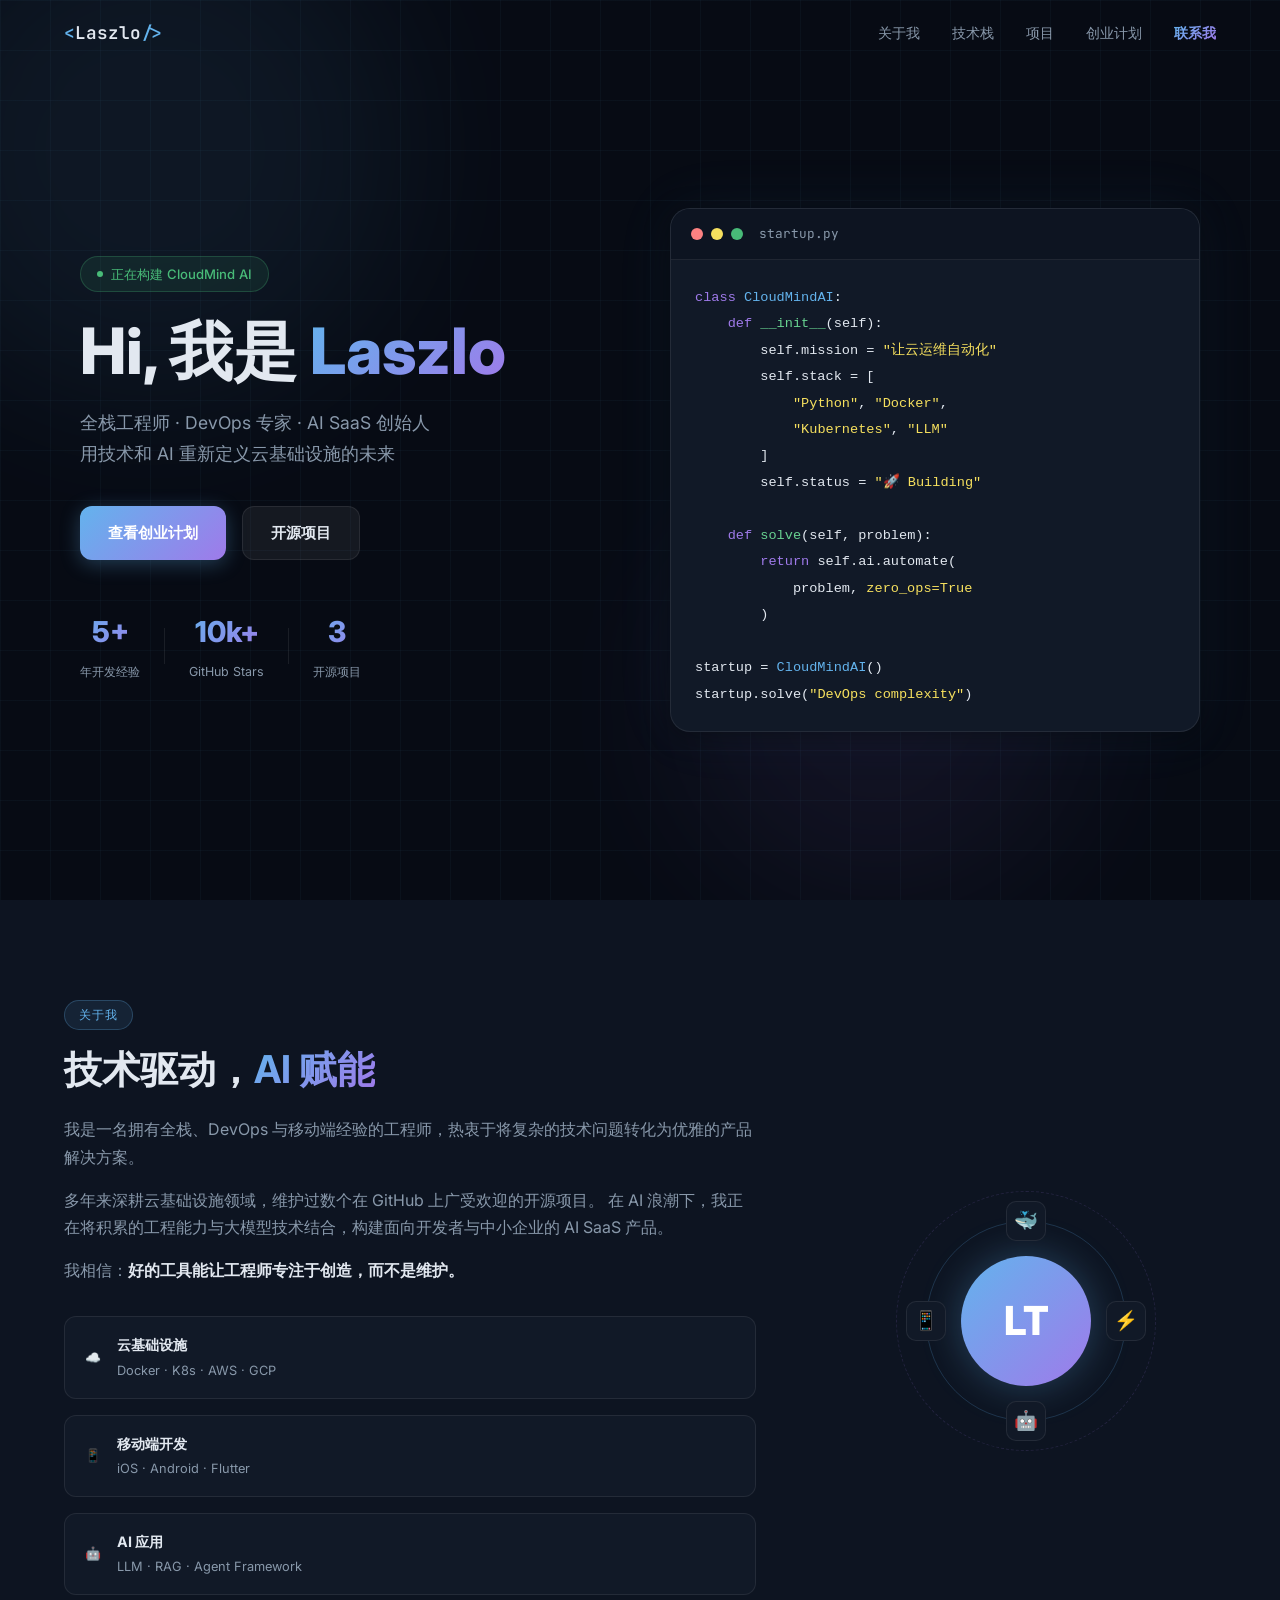
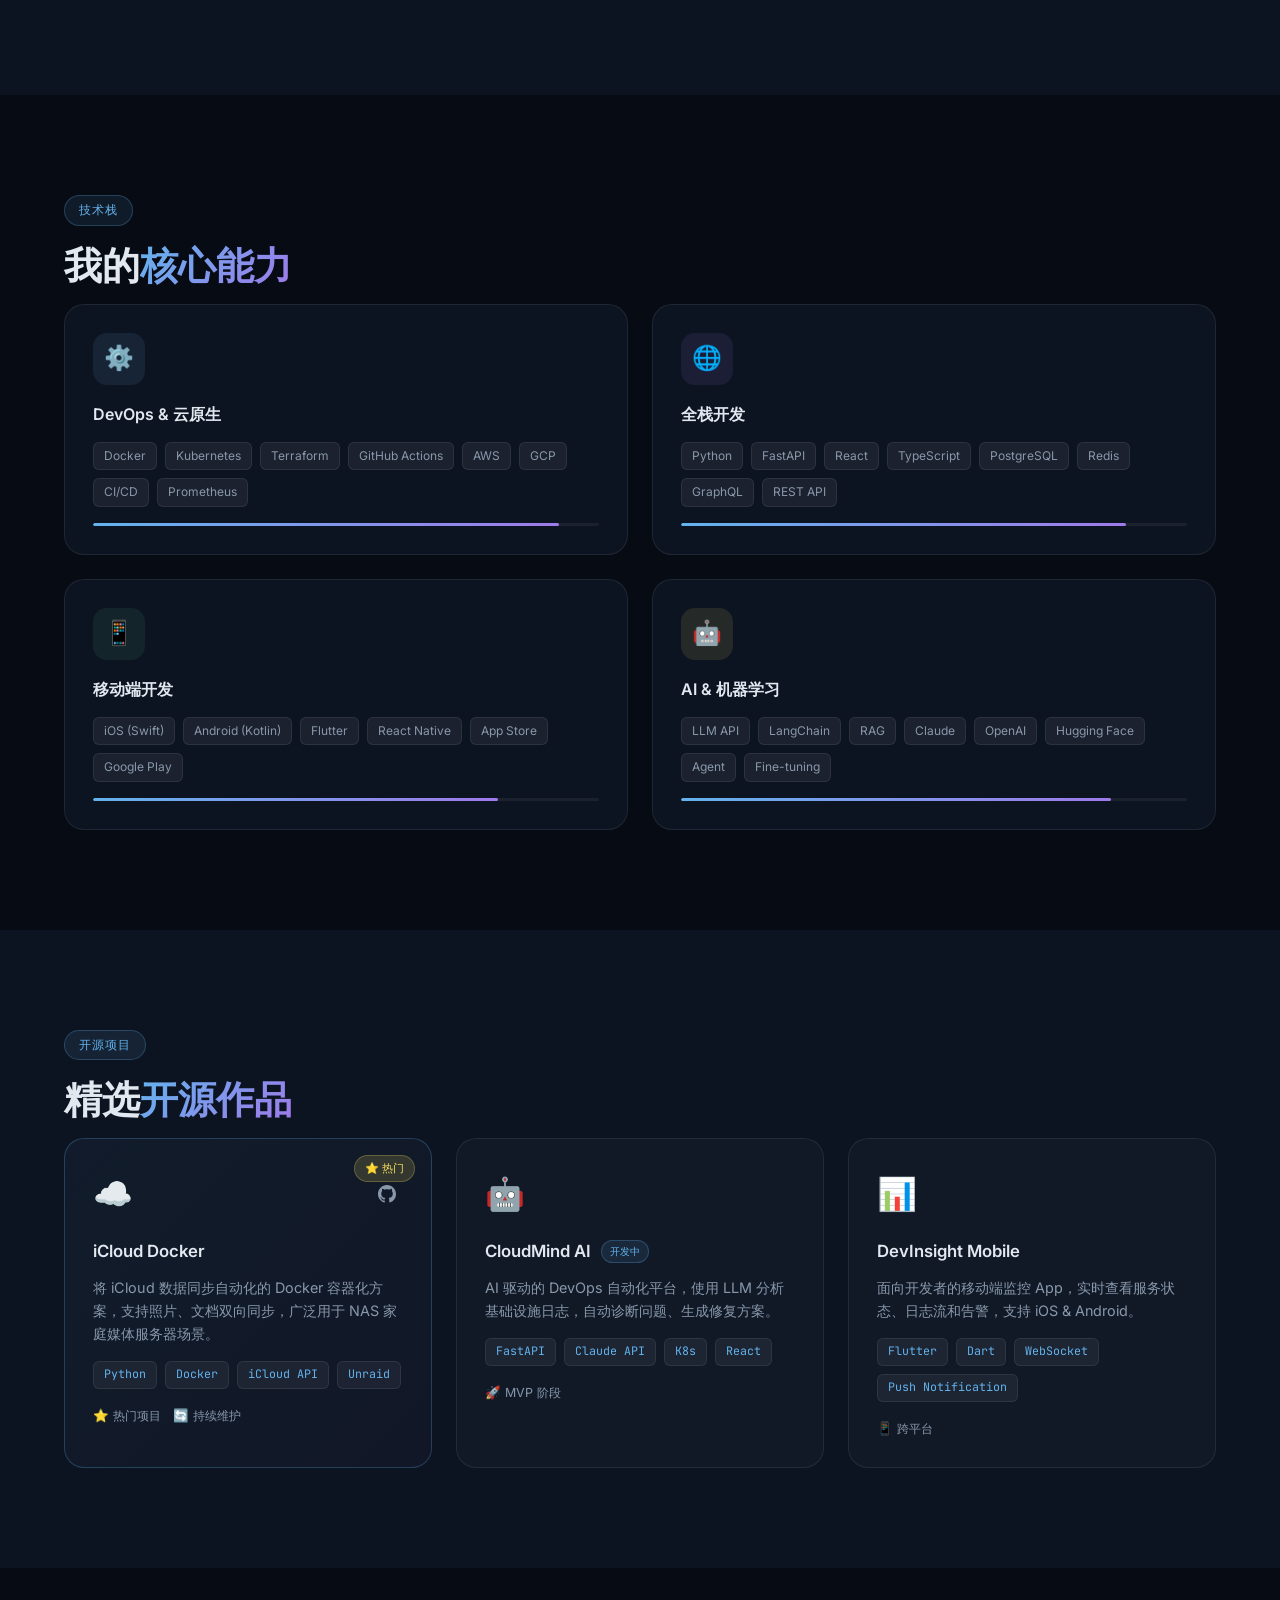
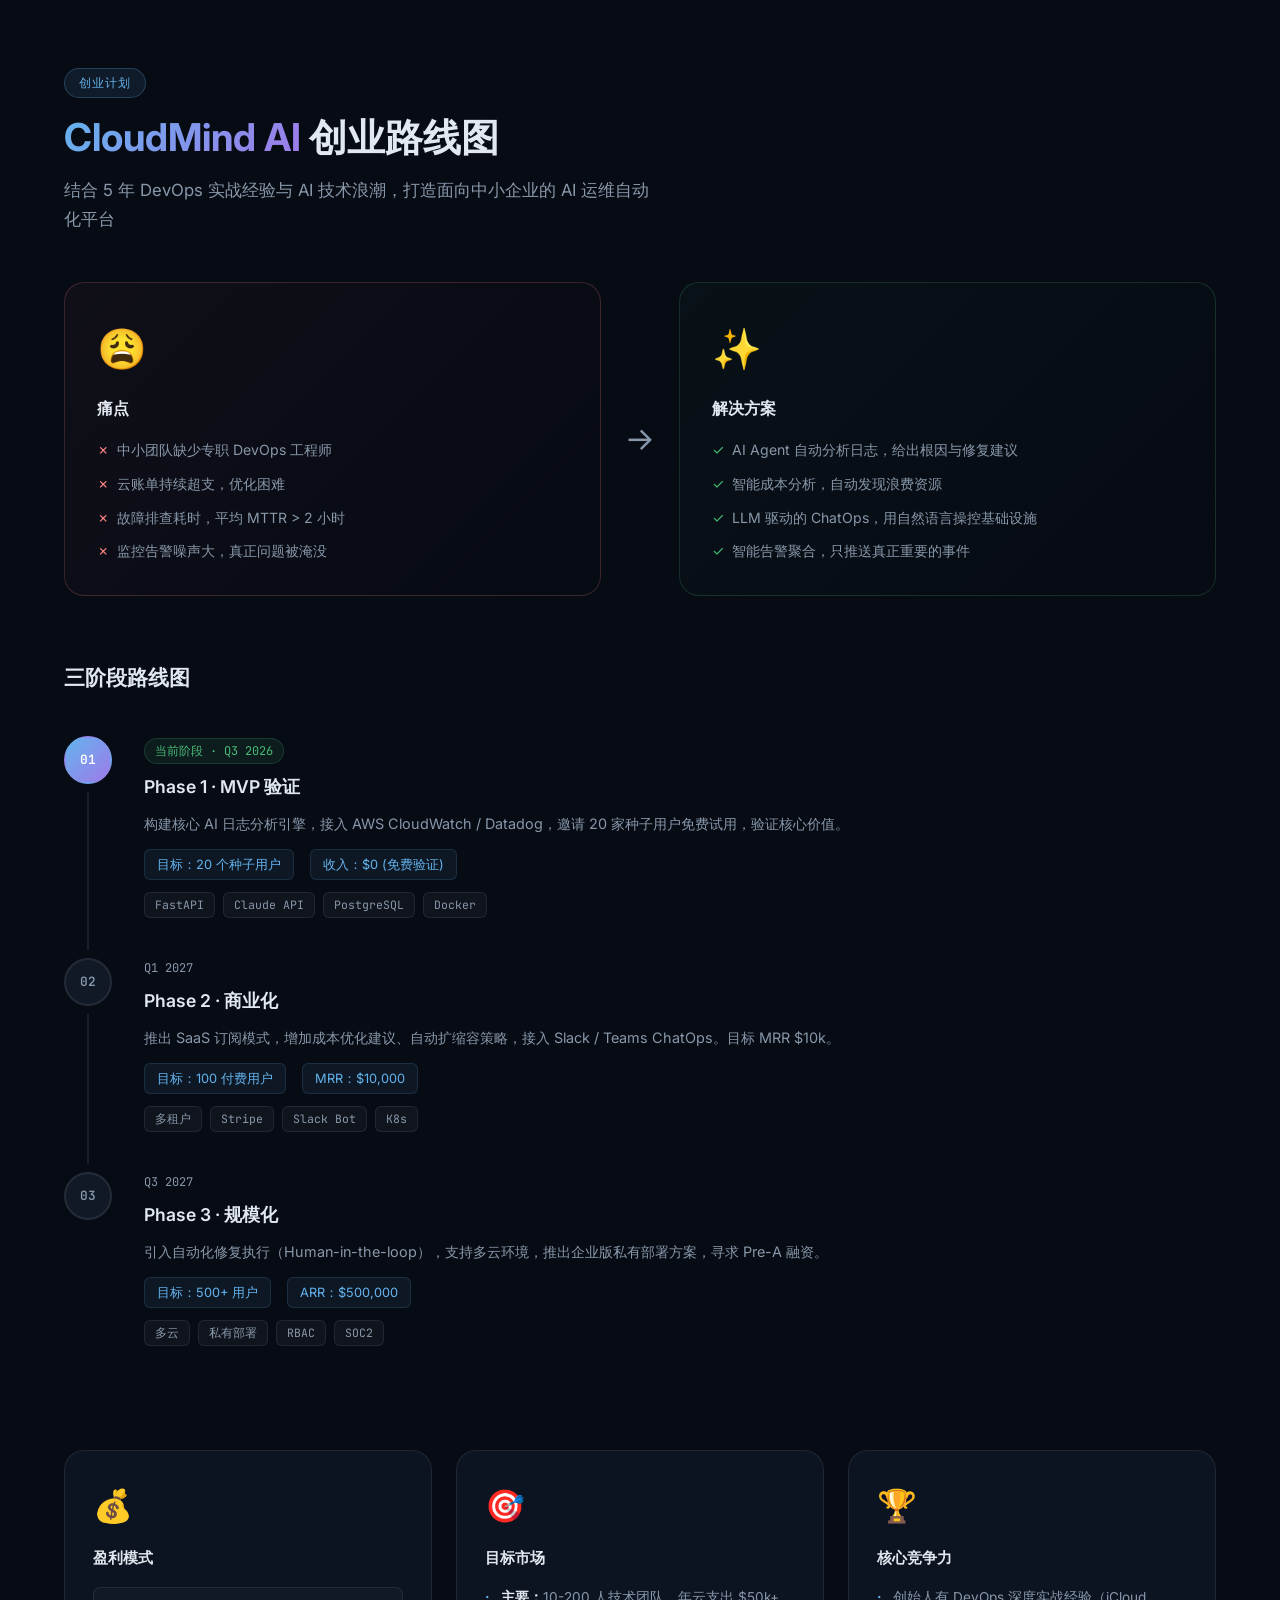
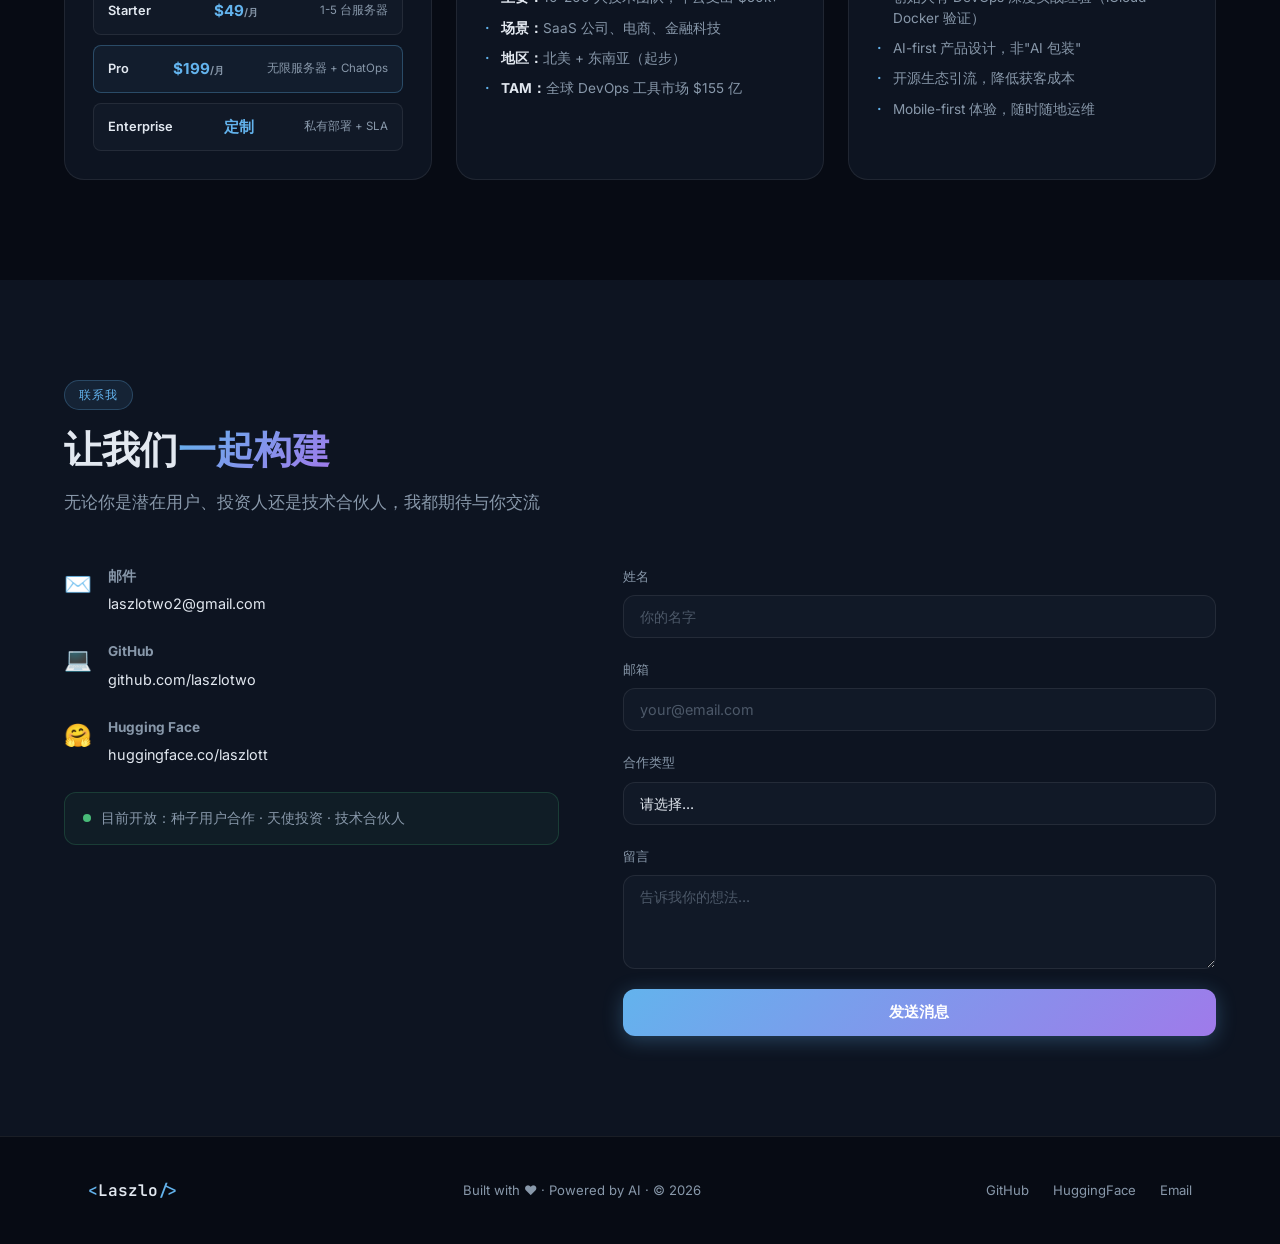
<file: website/index.html>
<!DOCTYPE html>
<html lang="zh-CN">
<head>
  <meta charset="UTF-8" />
  <meta name="viewport" content="width=device-width, initial-scale=1.0" />
  <title>Laszlo · AI SaaS Builder</title>
  <meta name="description" content="全栈工程师 · DevOps · AI SaaS 创业者" />
  <link rel="preconnect" href="https://fonts.googleapis.com" />
  <link rel="preconnect" href="https://fonts.gstatic.com" crossorigin />
  <link href="https://fonts.googleapis.com/css2?family=Inter:wght@300;400;500;600;700;800&family=JetBrains+Mono:wght@400;500&display=swap" rel="stylesheet" />
  <link rel="stylesheet" href="style.css" />
</head>
<body>

  <!-- Navigation -->
  <nav id="navbar">
    <div class="nav-container">
      <a href="#hero" class="nav-logo">
        <span class="logo-bracket">&lt;</span>Laszlo<span class="logo-bracket">/&gt;</span>
      </a>
      <ul class="nav-links">
        <li><a href="#about">关于我</a></li>
        <li><a href="#skills">技术栈</a></li>
        <li><a href="#projects">项目</a></li>
        <li><a href="#startup">创业计划</a></li>
        <li><a href="#contact" class="nav-cta">联系我</a></li>
      </ul>
      <button class="hamburger" id="hamburger" aria-label="Menu">
        <span></span><span></span><span></span>
      </button>
    </div>
  </nav>

  <!-- Mobile Menu -->
  <div class="mobile-menu" id="mobileMenu">
    <a href="#about" class="mobile-link">关于我</a>
    <a href="#skills" class="mobile-link">技术栈</a>
    <a href="#projects" class="mobile-link">项目</a>
    <a href="#startup" class="mobile-link">创业计划</a>
    <a href="#contact" class="mobile-link">联系我</a>
  </div>

  <!-- Hero Section -->
  <section id="hero">
    <div class="hero-bg">
      <div class="grid-overlay"></div>
      <div class="glow glow-1"></div>
      <div class="glow glow-2"></div>
    </div>
    <div class="hero-content">
      <div class="hero-badge">
        <span class="badge-dot"></span>
        正在构建 CloudMind AI
      </div>
      <h1 class="hero-title">
        Hi, 我是 <span class="gradient-text">Laszlo</span>
      </h1>
      <p class="hero-subtitle">
        全栈工程师 · DevOps 专家 · AI SaaS 创始人<br/>
        用技术和 AI 重新定义云基础设施的未来
      </p>
      <div class="hero-actions">
        <a href="#startup" class="btn btn-primary">查看创业计划</a>
        <a href="#projects" class="btn btn-secondary">开源项目</a>
      </div>
      <div class="hero-stats">
        <div class="stat">
          <span class="stat-num">5+</span>
          <span class="stat-label">年开发经验</span>
        </div>
        <div class="stat-divider"></div>
        <div class="stat">
          <span class="stat-num">10k+</span>
          <span class="stat-label">GitHub Stars</span>
        </div>
        <div class="stat-divider"></div>
        <div class="stat">
          <span class="stat-num">3</span>
          <span class="stat-label">开源项目</span>
        </div>
      </div>
    </div>
    <div class="hero-code">
      <div class="code-window">
        <div class="code-header">
          <span class="dot red"></span>
          <span class="dot yellow"></span>
          <span class="dot green"></span>
          <span class="code-filename">startup.py</span>
        </div>
        <pre class="code-body"><code><span class="kw">class</span> <span class="cls">CloudMindAI</span>:
    <span class="kw">def</span> <span class="fn">__init__</span>(self):
        self.mission = <span class="str">"让云运维自动化"</span>
        self.stack = [
            <span class="str">"Python"</span>, <span class="str">"Docker"</span>,
            <span class="str">"Kubernetes"</span>, <span class="str">"LLM"</span>
        ]
        self.status = <span class="str">"🚀 Building"</span>

    <span class="kw">def</span> <span class="fn">solve</span>(self, problem):
        <span class="kw">return</span> self.ai.automate(
            problem, <span class="str">zero_ops=True</span>
        )

startup = <span class="cls">CloudMindAI</span>()
startup.solve(<span class="str">"DevOps complexity"</span>)</code></pre>
      </div>
    </div>
  </section>

  <!-- About Section -->
  <section id="about">
    <div class="container">
      <div class="section-tag">关于我</div>
      <div class="about-grid">
        <div class="about-text">
          <h2>技术驱动，<span class="gradient-text">AI 赋能</span></h2>
          <p>
            我是一名拥有全栈、DevOps 与移动端经验的工程师，热衷于将复杂的技术问题转化为优雅的产品解决方案。
          </p>
          <p>
            多年来深耕云基础设施领域，维护过数个在 GitHub 上广受欢迎的开源项目。
            在 AI 浪潮下，我正在将积累的工程能力与大模型技术结合，构建面向开发者与中小企业的 AI SaaS 产品。
          </p>
          <p>
            我相信：<strong>好的工具能让工程师专注于创造，而不是维护。</strong>
          </p>
          <div class="about-highlights">
            <div class="highlight-item">
              <span class="highlight-icon">☁️</span>
              <div>
                <strong>云基础设施</strong>
                <span>Docker · K8s · AWS · GCP</span>
              </div>
            </div>
            <div class="highlight-item">
              <span class="highlight-icon">📱</span>
              <div>
                <strong>移动端开发</strong>
                <span>iOS · Android · Flutter</span>
              </div>
            </div>
            <div class="highlight-item">
              <span class="highlight-icon">🤖</span>
              <div>
                <strong>AI 应用</strong>
                <span>LLM · RAG · Agent Framework</span>
              </div>
            </div>
          </div>
        </div>
        <div class="about-visual">
          <div class="avatar-container">
            <div class="avatar-ring ring-1"></div>
            <div class="avatar-ring ring-2"></div>
            <div class="avatar-core">
              <span class="avatar-initials">LT</span>
            </div>
            <div class="orbit-item orbit-1">🐳</div>
            <div class="orbit-item orbit-2">⚡</div>
            <div class="orbit-item orbit-3">🤖</div>
            <div class="orbit-item orbit-4">📱</div>
          </div>
        </div>
      </div>
    </div>
  </section>

  <!-- Skills Section -->
  <section id="skills">
    <div class="container">
      <div class="section-tag">技术栈</div>
      <h2 class="section-title">我的<span class="gradient-text">核心能力</span></h2>
      <div class="skills-grid">

        <div class="skill-card">
          <div class="skill-icon devops">⚙️</div>
          <h3>DevOps &amp; 云原生</h3>
          <div class="skill-tags">
            <span>Docker</span><span>Kubernetes</span><span>Terraform</span>
            <span>GitHub Actions</span><span>AWS</span><span>GCP</span>
            <span>CI/CD</span><span>Prometheus</span>
          </div>
          <div class="skill-bar">
            <div class="skill-fill" data-width="92%"></div>
          </div>
        </div>

        <div class="skill-card">
          <div class="skill-icon fullstack">🌐</div>
          <h3>全栈开发</h3>
          <div class="skill-tags">
            <span>Python</span><span>FastAPI</span><span>React</span>
            <span>TypeScript</span><span>PostgreSQL</span><span>Redis</span>
            <span>GraphQL</span><span>REST API</span>
          </div>
          <div class="skill-bar">
            <div class="skill-fill" data-width="88%"></div>
          </div>
        </div>

        <div class="skill-card">
          <div class="skill-icon mobile">📱</div>
          <h3>移动端开发</h3>
          <div class="skill-tags">
            <span>iOS (Swift)</span><span>Android (Kotlin)</span>
            <span>Flutter</span><span>React Native</span>
            <span>App Store</span><span>Google Play</span>
          </div>
          <div class="skill-bar">
            <div class="skill-fill" data-width="80%"></div>
          </div>
        </div>

        <div class="skill-card">
          <div class="skill-icon ai">🤖</div>
          <h3>AI &amp; 机器学习</h3>
          <div class="skill-tags">
            <span>LLM API</span><span>LangChain</span><span>RAG</span>
            <span>Claude</span><span>OpenAI</span><span>Hugging Face</span>
            <span>Agent</span><span>Fine-tuning</span>
          </div>
          <div class="skill-bar">
            <div class="skill-fill" data-width="85%"></div>
          </div>
        </div>

      </div>
    </div>
  </section>

  <!-- Projects Section -->
  <section id="projects">
    <div class="container">
      <div class="section-tag">开源项目</div>
      <h2 class="section-title">精选<span class="gradient-text">开源作品</span></h2>
      <div class="projects-grid">

        <div class="project-card featured">
          <div class="project-header">
            <div class="project-icon">☁️</div>
            <div class="project-links">
              <a href="https://github.com/laszlotwo/icloud-docker" target="_blank" class="icon-link" title="GitHub">
                <svg viewBox="0 0 24 24" fill="currentColor"><path d="M12 0C5.37 0 0 5.37 0 12c0 5.31 3.435 9.795 8.205 11.385.6.105.825-.255.825-.57 0-.285-.015-1.23-.015-2.235-3.015.555-3.795-.735-4.035-1.41-.135-.345-.72-1.41-1.23-1.695-.42-.225-1.02-.78-.015-.795.945-.015 1.62.87 1.845 1.23 1.08 1.815 2.805 1.305 3.495.99.105-.78.42-1.305.765-1.605-2.67-.3-5.46-1.335-5.46-5.925 0-1.305.465-2.385 1.23-3.225-.12-.3-.54-1.53.12-3.18 0 0 1.005-.315 3.3 1.23.96-.27 1.98-.405 3-.405s2.04.135 3 .405c2.295-1.56 3.3-1.23 3.3-1.23.66 1.65.24 2.88.12 3.18.765.84 1.23 1.905 1.23 3.225 0 4.605-2.805 5.625-5.475 5.925.435.375.81 1.095.81 2.22 0 1.605-.015 2.895-.015 3.3 0 .315.225.69.825.57A12.02 12.02 0 0024 12c0-6.63-5.37-12-12-12z"/></svg>
              </a>
            </div>
          </div>
          <h3>iCloud Docker</h3>
          <p>将 iCloud 数据同步自动化的 Docker 容器化方案，支持照片、文档双向同步，广泛用于 NAS 家庭媒体服务器场景。</p>
          <div class="project-tech">
            <span>Python</span><span>Docker</span><span>iCloud API</span><span>Unraid</span>
          </div>
          <div class="project-meta">
            <span class="meta-item">⭐ 热门项目</span>
            <span class="meta-item">🔄 持续维护</span>
          </div>
        </div>

        <div class="project-card">
          <div class="project-header">
            <div class="project-icon">🤖</div>
          </div>
          <h3>CloudMind AI <span class="badge-wip">开发中</span></h3>
          <p>AI 驱动的 DevOps 自动化平台，使用 LLM 分析基础设施日志，自动诊断问题、生成修复方案。</p>
          <div class="project-tech">
            <span>FastAPI</span><span>Claude API</span><span>K8s</span><span>React</span>
          </div>
          <div class="project-meta">
            <span class="meta-item">🚀 MVP 阶段</span>
          </div>
        </div>

        <div class="project-card">
          <div class="project-header">
            <div class="project-icon">📊</div>
          </div>
          <h3>DevInsight Mobile</h3>
          <p>面向开发者的移动端监控 App，实时查看服务状态、日志流和告警，支持 iOS &amp; Android。</p>
          <div class="project-tech">
            <span>Flutter</span><span>Dart</span><span>WebSocket</span><span>Push Notification</span>
          </div>
          <div class="project-meta">
            <span class="meta-item">📱 跨平台</span>
          </div>
        </div>

      </div>
    </div>
  </section>

  <!-- Startup Section -->
  <section id="startup">
    <div class="container">
      <div class="section-tag">创业计划</div>
      <h2 class="section-title"><span class="gradient-text">CloudMind AI</span> 创业路线图</h2>
      <p class="section-desc">
        结合 5 年 DevOps 实战经验与 AI 技术浪潮，打造面向中小企业的 AI 运维自动化平台
      </p>

      <!-- Problem / Solution -->
      <div class="ps-grid">
        <div class="ps-card problem">
          <div class="ps-icon">😩</div>
          <h3>痛点</h3>
          <ul>
            <li>中小团队缺少专职 DevOps 工程师</li>
            <li>云账单持续超支，优化困难</li>
            <li>故障排查耗时，平均 MTTR &gt; 2 小时</li>
            <li>监控告警噪声大，真正问题被淹没</li>
          </ul>
        </div>
        <div class="ps-arrow">→</div>
        <div class="ps-card solution">
          <div class="ps-icon">✨</div>
          <h3>解决方案</h3>
          <ul>
            <li>AI Agent 自动分析日志，给出根因与修复建议</li>
            <li>智能成本分析，自动发现浪费资源</li>
            <li>LLM 驱动的 ChatOps，用自然语言操控基础设施</li>
            <li>智能告警聚合，只推送真正重要的事件</li>
          </ul>
        </div>
      </div>

      <!-- Roadmap -->
      <div class="roadmap">
        <h3 class="roadmap-title">三阶段路线图</h3>
        <div class="timeline">

          <div class="timeline-item active">
            <div class="timeline-marker">
              <span class="marker-num">01</span>
              <div class="marker-line"></div>
            </div>
            <div class="timeline-content">
              <div class="phase-badge current">当前阶段 · Q3 2026</div>
              <h4>Phase 1 · MVP 验证</h4>
              <p>构建核心 AI 日志分析引擎，接入 AWS CloudWatch / Datadog，邀请 20 家种子用户免费试用，验证核心价值。</p>
              <div class="phase-metrics">
                <span>目标：20 个种子用户</span>
                <span>收入：$0 (免费验证)</span>
              </div>
              <div class="phase-tech">
                <span>FastAPI</span><span>Claude API</span><span>PostgreSQL</span><span>Docker</span>
              </div>
            </div>
          </div>

          <div class="timeline-item">
            <div class="timeline-marker">
              <span class="marker-num">02</span>
              <div class="marker-line"></div>
            </div>
            <div class="timeline-content">
              <div class="phase-badge">Q1 2027</div>
              <h4>Phase 2 · 商业化</h4>
              <p>推出 SaaS 订阅模式，增加成本优化建议、自动扩缩容策略，接入 Slack / Teams ChatOps。目标 MRR $10k。</p>
              <div class="phase-metrics">
                <span>目标：100 付费用户</span>
                <span>MRR：$10,000</span>
              </div>
              <div class="phase-tech">
                <span>多租户</span><span>Stripe</span><span>Slack Bot</span><span>K8s</span>
              </div>
            </div>
          </div>

          <div class="timeline-item">
            <div class="timeline-marker">
              <span class="marker-num">03</span>
            </div>
            <div class="timeline-content">
              <div class="phase-badge">Q3 2027</div>
              <h4>Phase 3 · 规模化</h4>
              <p>引入自动化修复执行（Human-in-the-loop），支持多云环境，推出企业版私有部署方案，寻求 Pre-A 融资。</p>
              <div class="phase-metrics">
                <span>目标：500+ 用户</span>
                <span>ARR：$500,000</span>
              </div>
              <div class="phase-tech">
                <span>多云</span><span>私有部署</span><span>RBAC</span><span>SOC2</span>
              </div>
            </div>
          </div>

        </div>
      </div>

      <!-- Business Model -->
      <div class="biz-grid">
        <div class="biz-card">
          <div class="biz-icon">💰</div>
          <h4>盈利模式</h4>
          <div class="pricing-tiers">
            <div class="tier">
              <span class="tier-name">Starter</span>
              <span class="tier-price">$49<small>/月</small></span>
              <span class="tier-desc">1-5 台服务器</span>
            </div>
            <div class="tier highlight">
              <span class="tier-name">Pro</span>
              <span class="tier-price">$199<small>/月</small></span>
              <span class="tier-desc">无限服务器 + ChatOps</span>
            </div>
            <div class="tier">
              <span class="tier-name">Enterprise</span>
              <span class="tier-price">定制</span>
              <span class="tier-desc">私有部署 + SLA</span>
            </div>
          </div>
        </div>
        <div class="biz-card">
          <div class="biz-icon">🎯</div>
          <h4>目标市场</h4>
          <ul class="biz-list">
            <li><strong>主要：</strong>10-200 人技术团队，年云支出 $50k+</li>
            <li><strong>场景：</strong>SaaS 公司、电商、金融科技</li>
            <li><strong>地区：</strong>北美 + 东南亚（起步）</li>
            <li><strong>TAM：</strong>全球 DevOps 工具市场 $155 亿</li>
          </ul>
        </div>
        <div class="biz-card">
          <div class="biz-icon">🏆</div>
          <h4>核心竞争力</h4>
          <ul class="biz-list">
            <li>创始人有 DevOps 深度实战经验（iCloud Docker 验证）</li>
            <li>AI-first 产品设计，非"AI 包装"</li>
            <li>开源生态引流，降低获客成本</li>
            <li>Mobile-first 体验，随时随地运维</li>
          </ul>
        </div>
      </div>

    </div>
  </section>

  <!-- Contact Section -->
  <section id="contact">
    <div class="container">
      <div class="section-tag">联系我</div>
      <h2 class="section-title">让我们<span class="gradient-text">一起构建</span></h2>
      <p class="section-desc">
        无论你是潜在用户、投资人还是技术合伙人，我都期待与你交流
      </p>
      <div class="contact-grid">
        <div class="contact-info">
          <div class="contact-item">
            <span class="contact-icon">✉️</span>
            <div>
              <strong>邮件</strong>
              <a href="mailto:laszlotwo2@gmail.com">laszlotwo2@gmail.com</a>
            </div>
          </div>
          <div class="contact-item">
            <span class="contact-icon">💻</span>
            <div>
              <strong>GitHub</strong>
              <a href="https://github.com/laszlotwo" target="_blank">github.com/laszlotwo</a>
            </div>
          </div>
          <div class="contact-item">
            <span class="contact-icon">🤗</span>
            <div>
              <strong>Hugging Face</strong>
              <a href="https://huggingface.co/laszlott" target="_blank">huggingface.co/laszlott</a>
            </div>
          </div>
          <div class="contact-availability">
            <span class="avail-dot"></span>
            目前开放：种子用户合作 · 天使投资 · 技术合伙人
          </div>
        </div>
        <form class="contact-form" id="contactForm">
          <div class="form-group">
            <label for="name">姓名</label>
            <input type="text" id="name" placeholder="你的名字" required />
          </div>
          <div class="form-group">
            <label for="email">邮箱</label>
            <input type="email" id="email" placeholder="your@email.com" required />
          </div>
          <div class="form-group">
            <label for="type">合作类型</label>
            <select id="type">
              <option value="">请选择...</option>
              <option value="user">种子用户</option>
              <option value="investor">投资人</option>
              <option value="cofounder">技术合伙人</option>
              <option value="other">其他</option>
            </select>
          </div>
          <div class="form-group">
            <label for="message">留言</label>
            <textarea id="message" rows="4" placeholder="告诉我你的想法..." required></textarea>
          </div>
          <button type="submit" class="btn btn-primary full-width">发送消息</button>
        </form>
      </div>
    </div>
  </section>

  <!-- Footer -->
  <footer>
    <div class="container">
      <div class="footer-content">
        <span class="footer-logo">
          <span class="logo-bracket">&lt;</span>Laszlo<span class="logo-bracket">/&gt;</span>
        </span>
        <p>Built with ❤️ · Powered by AI · © 2026</p>
        <div class="footer-links">
          <a href="https://github.com/laszlotwo" target="_blank">GitHub</a>
          <a href="https://huggingface.co/laszlott" target="_blank">HuggingFace</a>
          <a href="mailto:laszlotwo2@gmail.com">Email</a>
        </div>
      </div>
    </div>
  </footer>

  <script src="app.js"></script>
</body>
</html>
</file>
<file: website/style.css>
/* =============================================
   Reset & Base
   ============================================= */
*, *::before, *::after {
  box-sizing: border-box;
  margin: 0;
  padding: 0;
}

:root {
  --bg: #070b14;
  --bg2: #0d1421;
  --bg3: #111927;
  --border: rgba(255,255,255,0.08);
  --border-hover: rgba(99,179,237,0.4);
  --text: #e2e8f0;
  --text-muted: #8898aa;
  --cyan: #63b3ed;
  --purple: #9f7aea;
  --green: #48bb78;
  --red: #fc8181;
  --yellow: #f6e05e;
  --gradient: linear-gradient(135deg, #63b3ed, #9f7aea);
  --glow-cyan: rgba(99,179,237,0.15);
  --glow-purple: rgba(159,122,234,0.15);
  --radius: 12px;
  --radius-lg: 20px;
  --shadow: 0 4px 24px rgba(0,0,0,0.4);
  --transition: 0.3s cubic-bezier(0.4, 0, 0.2, 1);
}

html { scroll-behavior: smooth; }

body {
  font-family: 'Inter', -apple-system, sans-serif;
  background: var(--bg);
  color: var(--text);
  line-height: 1.7;
  overflow-x: hidden;
}

a { color: inherit; text-decoration: none; }

/* =============================================
   Utilities
   ============================================= */
.container {
  max-width: 1200px;
  margin: 0 auto;
  padding: 0 24px;
}

.gradient-text {
  background: var(--gradient);
  -webkit-background-clip: text;
  -webkit-text-fill-color: transparent;
  background-clip: text;
}

.section-tag {
  display: inline-block;
  font-family: 'JetBrains Mono', monospace;
  font-size: 0.75rem;
  color: var(--cyan);
  background: rgba(99,179,237,0.1);
  border: 1px solid rgba(99,179,237,0.25);
  padding: 4px 14px;
  border-radius: 100px;
  margin-bottom: 16px;
  letter-spacing: 0.08em;
  text-transform: uppercase;
}

.section-title {
  font-size: clamp(1.8rem, 3vw, 2.5rem);
  font-weight: 700;
  margin-bottom: 16px;
  line-height: 1.2;
}

.section-desc {
  color: var(--text-muted);
  font-size: 1.05rem;
  max-width: 600px;
  margin-bottom: 48px;
}

section {
  padding: 100px 0;
}

/* Buttons */
.btn {
  display: inline-flex;
  align-items: center;
  gap: 8px;
  padding: 13px 28px;
  border-radius: var(--radius);
  font-size: 0.95rem;
  font-weight: 600;
  cursor: pointer;
  transition: var(--transition);
  border: none;
}

.btn-primary {
  background: var(--gradient);
  color: #fff;
  box-shadow: 0 4px 20px rgba(99,179,237,0.3);
}
.btn-primary:hover {
  transform: translateY(-2px);
  box-shadow: 0 8px 30px rgba(99,179,237,0.45);
}

.btn-secondary {
  background: rgba(255,255,255,0.06);
  color: var(--text);
  border: 1px solid var(--border);
}
.btn-secondary:hover {
  background: rgba(255,255,255,0.1);
  border-color: rgba(99,179,237,0.4);
  transform: translateY(-2px);
}

.full-width { width: 100%; justify-content: center; }

/* =============================================
   Navigation
   ============================================= */
#navbar {
  position: fixed;
  top: 0;
  left: 0;
  right: 0;
  z-index: 100;
  padding: 0;
  transition: var(--transition);
}

#navbar.scrolled {
  background: rgba(7,11,20,0.85);
  backdrop-filter: blur(20px);
  border-bottom: 1px solid var(--border);
}

.nav-container {
  max-width: 1200px;
  margin: 0 auto;
  padding: 18px 24px;
  display: flex;
  align-items: center;
  justify-content: space-between;
}

.nav-logo {
  font-family: 'JetBrains Mono', monospace;
  font-size: 1.1rem;
  font-weight: 600;
}
.logo-bracket { color: var(--cyan); }

.nav-links {
  display: flex;
  list-style: none;
  gap: 32px;
  align-items: center;
}

.nav-links a {
  color: var(--text-muted);
  font-size: 0.9rem;
  font-weight: 500;
  transition: color var(--transition);
}
.nav-links a:hover { color: var(--text); }

.nav-cta {
  background: var(--gradient) !important;
  -webkit-background-clip: text !important;
  -webkit-text-fill-color: transparent !important;
  background-clip: text !important;
  font-weight: 600 !important;
}

.hamburger {
  display: none;
  flex-direction: column;
  gap: 5px;
  background: none;
  border: none;
  cursor: pointer;
  padding: 4px;
}
.hamburger span {
  display: block;
  width: 22px;
  height: 2px;
  background: var(--text);
  border-radius: 2px;
  transition: var(--transition);
}

/* Mobile menu */
.mobile-menu {
  display: none;
  position: fixed;
  top: 0;
  left: 0;
  right: 0;
  bottom: 0;
  background: var(--bg);
  z-index: 99;
  flex-direction: column;
  align-items: center;
  justify-content: center;
  gap: 32px;
}
.mobile-menu.open { display: flex; }
.mobile-link {
  font-size: 1.5rem;
  font-weight: 600;
  color: var(--text);
  transition: color var(--transition);
}
.mobile-link:hover { color: var(--cyan); }

/* =============================================
   Hero
   ============================================= */
#hero {
  min-height: 100vh;
  display: grid;
  grid-template-columns: 1fr 1fr;
  align-items: center;
  gap: 60px;
  padding: 120px 80px 80px;
  position: relative;
  overflow: hidden;
}

.hero-bg {
  position: absolute;
  inset: 0;
  z-index: 0;
  pointer-events: none;
}

.grid-overlay {
  position: absolute;
  inset: 0;
  background-image:
    linear-gradient(rgba(99,179,237,0.04) 1px, transparent 1px),
    linear-gradient(90deg, rgba(99,179,237,0.04) 1px, transparent 1px);
  background-size: 50px 50px;
}

.glow {
  position: absolute;
  border-radius: 50%;
  filter: blur(80px);
  opacity: 0.5;
}
.glow-1 {
  width: 500px; height: 500px;
  top: -100px; left: -100px;
  background: var(--glow-cyan);
}
.glow-2 {
  width: 400px; height: 400px;
  bottom: 0; right: 200px;
  background: var(--glow-purple);
}

.hero-content { position: relative; z-index: 1; }

.hero-badge {
  display: inline-flex;
  align-items: center;
  gap: 8px;
  background: rgba(72,187,120,0.1);
  border: 1px solid rgba(72,187,120,0.25);
  color: var(--green);
  padding: 6px 16px;
  border-radius: 100px;
  font-size: 0.82rem;
  font-weight: 500;
  margin-bottom: 24px;
}

.badge-dot {
  width: 6px;
  height: 6px;
  background: var(--green);
  border-radius: 50%;
  animation: pulse 2s infinite;
}

@keyframes pulse {
  0%, 100% { opacity: 1; transform: scale(1); }
  50% { opacity: 0.5; transform: scale(0.8); }
}

.hero-title {
  font-size: clamp(2.5rem, 5vw, 4rem);
  font-weight: 800;
  line-height: 1.1;
  margin-bottom: 20px;
}

.hero-subtitle {
  font-size: 1.1rem;
  color: var(--text-muted);
  line-height: 1.8;
  margin-bottom: 36px;
}

.hero-actions {
  display: flex;
  gap: 16px;
  flex-wrap: wrap;
  margin-bottom: 48px;
}

.hero-stats {
  display: flex;
  align-items: center;
  gap: 24px;
}

.stat { text-align: center; }
.stat-num {
  display: block;
  font-size: 1.8rem;
  font-weight: 800;
  background: var(--gradient);
  -webkit-background-clip: text;
  -webkit-text-fill-color: transparent;
  background-clip: text;
}
.stat-label {
  font-size: 0.78rem;
  color: var(--text-muted);
}
.stat-divider {
  width: 1px;
  height: 36px;
  background: var(--border);
}

/* Code window */
.hero-code { position: relative; z-index: 1; }

.code-window {
  background: var(--bg3);
  border: 1px solid var(--border);
  border-radius: var(--radius-lg);
  overflow: hidden;
  box-shadow: var(--shadow), 0 0 60px rgba(99,179,237,0.08);
}

.code-header {
  background: var(--bg2);
  padding: 14px 20px;
  display: flex;
  align-items: center;
  gap: 8px;
  border-bottom: 1px solid var(--border);
}

.dot {
  width: 12px;
  height: 12px;
  border-radius: 50%;
}
.dot.red { background: #fc8181; }
.dot.yellow { background: #f6e05e; }
.dot.green { background: #48bb78; }

.code-filename {
  margin-left: 8px;
  font-family: 'JetBrains Mono', monospace;
  font-size: 0.8rem;
  color: var(--text-muted);
}

.code-body {
  padding: 24px;
  font-family: 'JetBrains Mono', monospace;
  font-size: 0.85rem;
  line-height: 1.8;
  overflow-x: auto;
}

.code-body .kw { color: #9f7aea; }
.code-body .cls { color: #63b3ed; }
.code-body .fn { color: #68d391; }
.code-body .str { color: #f6e05e; }

/* =============================================
   About
   ============================================= */
#about { background: var(--bg2); }

.about-grid {
  display: grid;
  grid-template-columns: 1fr 380px;
  gap: 80px;
  align-items: center;
}

.about-text h2 {
  font-size: clamp(1.8rem, 3vw, 2.4rem);
  font-weight: 700;
  margin-bottom: 24px;
  line-height: 1.2;
}

.about-text p {
  color: var(--text-muted);
  margin-bottom: 16px;
  font-size: 1rem;
}

.about-text p strong { color: var(--text); }

.about-highlights {
  display: flex;
  flex-direction: column;
  gap: 16px;
  margin-top: 32px;
}

.highlight-item {
  display: flex;
  align-items: center;
  gap: 16px;
  background: var(--bg3);
  border: 1px solid var(--border);
  border-radius: var(--radius);
  padding: 16px 20px;
  transition: border-color var(--transition);
}
.highlight-item:hover { border-color: var(--border-hover); }

.highlight-icon { font-size: 1.4rem; }

.highlight-item div {
  display: flex;
  flex-direction: column;
  gap: 2px;
}
.highlight-item strong { font-size: 0.9rem; }
.highlight-item span { font-size: 0.8rem; color: var(--text-muted); }

/* Avatar */
.about-visual {
  display: flex;
  align-items: center;
  justify-content: center;
}

.avatar-container {
  position: relative;
  width: 280px;
  height: 280px;
  display: flex;
  align-items: center;
  justify-content: center;
}

.avatar-ring {
  position: absolute;
  border-radius: 50%;
  border: 1px solid;
  animation: spin linear infinite;
}
.ring-1 {
  width: 200px; height: 200px;
  border-color: rgba(99,179,237,0.2);
  animation-duration: 8s;
}
.ring-2 {
  width: 260px; height: 260px;
  border-color: rgba(159,122,234,0.15);
  border-style: dashed;
  animation-duration: 12s;
  animation-direction: reverse;
}

@keyframes spin {
  to { transform: rotate(360deg); }
}

.avatar-core {
  width: 130px;
  height: 130px;
  border-radius: 50%;
  background: var(--gradient);
  display: flex;
  align-items: center;
  justify-content: center;
  box-shadow: 0 0 40px rgba(99,179,237,0.3);
  z-index: 2;
}

.avatar-initials {
  font-size: 2.5rem;
  font-weight: 800;
  color: #fff;
}

.orbit-item {
  position: absolute;
  width: 40px;
  height: 40px;
  background: var(--bg3);
  border: 1px solid var(--border);
  border-radius: 10px;
  display: flex;
  align-items: center;
  justify-content: center;
  font-size: 1.2rem;
  z-index: 3;
}

.orbit-1 { top: 20px; left: 50%; transform: translateX(-50%); }
.orbit-2 { right: 20px; top: 50%; transform: translateY(-50%); }
.orbit-3 { bottom: 20px; left: 50%; transform: translateX(-50%); }
.orbit-4 { left: 20px; top: 50%; transform: translateY(-50%); }

/* =============================================
   Skills
   ============================================= */
.skills-grid {
  display: grid;
  grid-template-columns: repeat(2, 1fr);
  gap: 24px;
}

.skill-card {
  background: var(--bg2);
  border: 1px solid var(--border);
  border-radius: var(--radius-lg);
  padding: 28px;
  transition: var(--transition);
}
.skill-card:hover {
  border-color: var(--border-hover);
  transform: translateY(-4px);
  box-shadow: var(--shadow);
}

.skill-icon {
  width: 52px;
  height: 52px;
  border-radius: 14px;
  display: flex;
  align-items: center;
  justify-content: center;
  font-size: 1.5rem;
  margin-bottom: 16px;
}
.skill-icon.devops { background: rgba(99,179,237,0.1); }
.skill-icon.fullstack { background: rgba(159,122,234,0.1); }
.skill-icon.mobile { background: rgba(72,187,120,0.1); }
.skill-icon.ai { background: rgba(246,224,94,0.1); }

.skill-card h3 {
  font-size: 1rem;
  font-weight: 600;
  margin-bottom: 14px;
}

.skill-tags {
  display: flex;
  flex-wrap: wrap;
  gap: 8px;
  margin-bottom: 16px;
}

.skill-tags span {
  font-size: 0.75rem;
  background: rgba(255,255,255,0.06);
  border: 1px solid var(--border);
  padding: 3px 10px;
  border-radius: 6px;
  color: var(--text-muted);
}

.skill-bar {
  height: 3px;
  background: rgba(255,255,255,0.06);
  border-radius: 3px;
  overflow: hidden;
}

.skill-fill {
  height: 100%;
  background: var(--gradient);
  border-radius: 3px;
  width: 0;
  transition: width 1.2s cubic-bezier(0.4, 0, 0.2, 1);
}

/* =============================================
   Projects
   ============================================= */
#projects { background: var(--bg2); }

.projects-grid {
  display: grid;
  grid-template-columns: repeat(3, 1fr);
  gap: 24px;
}

.project-card {
  background: var(--bg3);
  border: 1px solid var(--border);
  border-radius: var(--radius-lg);
  padding: 28px;
  transition: var(--transition);
  position: relative;
  overflow: hidden;
}
.project-card:hover {
  border-color: var(--border-hover);
  transform: translateY(-4px);
  box-shadow: var(--shadow);
}

.project-card.featured {
  border-color: rgba(99,179,237,0.25);
  background: linear-gradient(135deg, rgba(99,179,237,0.05), rgba(159,122,234,0.03));
}
.project-card.featured::before {
  content: '⭐ 热门';
  position: absolute;
  top: 16px;
  right: 16px;
  font-size: 0.7rem;
  background: rgba(246,224,94,0.15);
  color: var(--yellow);
  border: 1px solid rgba(246,224,94,0.25);
  padding: 3px 10px;
  border-radius: 100px;
}

.project-header {
  display: flex;
  align-items: center;
  justify-content: space-between;
  margin-bottom: 16px;
}

.project-icon {
  font-size: 2rem;
}

.project-links { display: flex; gap: 12px; }

.icon-link {
  width: 32px;
  height: 32px;
  display: flex;
  align-items: center;
  justify-content: center;
  color: var(--text-muted);
  transition: color var(--transition);
}
.icon-link:hover { color: var(--text); }
.icon-link svg { width: 18px; height: 18px; }

.project-card h3 {
  font-size: 1.05rem;
  font-weight: 600;
  margin-bottom: 10px;
  display: flex;
  align-items: center;
  gap: 10px;
}

.badge-wip {
  font-size: 0.65rem;
  font-weight: 500;
  background: rgba(99,179,237,0.1);
  color: var(--cyan);
  border: 1px solid rgba(99,179,237,0.25);
  padding: 2px 8px;
  border-radius: 100px;
}

.project-card p {
  font-size: 0.9rem;
  color: var(--text-muted);
  line-height: 1.6;
  margin-bottom: 16px;
}

.project-tech {
  display: flex;
  flex-wrap: wrap;
  gap: 8px;
  margin-bottom: 16px;
}
.project-tech span {
  font-size: 0.73rem;
  font-family: 'JetBrains Mono', monospace;
  background: rgba(255,255,255,0.05);
  border: 1px solid var(--border);
  padding: 3px 10px;
  border-radius: 6px;
  color: var(--cyan);
}

.project-meta {
  display: flex;
  gap: 12px;
}
.meta-item {
  font-size: 0.78rem;
  color: var(--text-muted);
}

/* =============================================
   Startup
   ============================================= */
/* PS Grid */
.ps-grid {
  display: flex;
  align-items: center;
  gap: 24px;
  margin-bottom: 64px;
  flex-wrap: wrap;
}

.ps-card {
  flex: 1;
  min-width: 280px;
  background: var(--bg2);
  border-radius: var(--radius-lg);
  padding: 32px;
  border: 1px solid;
}
.ps-card.problem {
  border-color: rgba(252,129,129,0.2);
  background: linear-gradient(135deg, rgba(252,129,129,0.04), transparent);
}
.ps-card.solution {
  border-color: rgba(72,187,120,0.2);
  background: linear-gradient(135deg, rgba(72,187,120,0.04), transparent);
}

.ps-icon { font-size: 2.5rem; margin-bottom: 12px; }

.ps-card h3 {
  font-size: 1rem;
  font-weight: 600;
  margin-bottom: 16px;
}

.ps-card ul {
  list-style: none;
  display: flex;
  flex-direction: column;
  gap: 10px;
}

.ps-card li {
  font-size: 0.88rem;
  color: var(--text-muted);
  padding-left: 20px;
  position: relative;
}

.ps-card.problem li::before { content: '✗'; position: absolute; left: 0; color: var(--red); }
.ps-card.solution li::before { content: '✓'; position: absolute; left: 0; color: var(--green); }

.ps-arrow {
  font-size: 2rem;
  color: var(--text-muted);
  flex-shrink: 0;
}

/* Roadmap */
.roadmap {
  margin-bottom: 64px;
}

.roadmap-title {
  font-size: 1.3rem;
  font-weight: 600;
  margin-bottom: 40px;
}

.timeline {
  display: flex;
  flex-direction: column;
  gap: 0;
}

.timeline-item {
  display: flex;
  gap: 32px;
}

.timeline-marker {
  display: flex;
  flex-direction: column;
  align-items: center;
  flex-shrink: 0;
}

.marker-num {
  width: 48px;
  height: 48px;
  border-radius: 50%;
  background: var(--bg3);
  border: 2px solid var(--border);
  display: flex;
  align-items: center;
  justify-content: center;
  font-family: 'JetBrains Mono', monospace;
  font-size: 0.8rem;
  font-weight: 600;
  color: var(--text-muted);
  flex-shrink: 0;
}

.timeline-item.active .marker-num {
  background: var(--gradient);
  border-color: transparent;
  color: #fff;
}

.marker-line {
  width: 2px;
  flex: 1;
  background: var(--border);
  margin: 8px 0;
  min-height: 40px;
}

.timeline-content {
  flex: 1;
  padding-bottom: 40px;
}

.phase-badge {
  font-size: 0.75rem;
  font-family: 'JetBrains Mono', monospace;
  color: var(--text-muted);
  margin-bottom: 8px;
}
.phase-badge.current {
  color: var(--green);
  background: rgba(72,187,120,0.1);
  border: 1px solid rgba(72,187,120,0.2);
  display: inline-block;
  padding: 2px 10px;
  border-radius: 100px;
}

.timeline-content h4 {
  font-size: 1.1rem;
  font-weight: 600;
  margin-bottom: 10px;
}

.timeline-content p {
  color: var(--text-muted);
  font-size: 0.9rem;
  line-height: 1.7;
  margin-bottom: 12px;
}

.phase-metrics {
  display: flex;
  gap: 16px;
  flex-wrap: wrap;
  margin-bottom: 12px;
}

.phase-metrics span {
  font-size: 0.8rem;
  color: var(--cyan);
  background: rgba(99,179,237,0.08);
  padding: 4px 12px;
  border-radius: 6px;
  border: 1px solid rgba(99,179,237,0.15);
}

.phase-tech {
  display: flex;
  gap: 8px;
  flex-wrap: wrap;
}
.phase-tech span {
  font-size: 0.72rem;
  font-family: 'JetBrains Mono', monospace;
  color: var(--text-muted);
  background: rgba(255,255,255,0.04);
  border: 1px solid var(--border);
  padding: 2px 10px;
  border-radius: 6px;
}

/* Business Model Cards */
.biz-grid {
  display: grid;
  grid-template-columns: repeat(3, 1fr);
  gap: 24px;
}

.biz-card {
  background: var(--bg2);
  border: 1px solid var(--border);
  border-radius: var(--radius-lg);
  padding: 28px;
  transition: var(--transition);
}
.biz-card:hover {
  border-color: var(--border-hover);
  transform: translateY(-4px);
}

.biz-icon { font-size: 2rem; margin-bottom: 12px; }

.biz-card h4 {
  font-size: 0.95rem;
  font-weight: 600;
  margin-bottom: 16px;
}

.pricing-tiers {
  display: flex;
  flex-direction: column;
  gap: 10px;
}

.tier {
  display: flex;
  align-items: center;
  justify-content: space-between;
  padding: 10px 14px;
  background: var(--bg3);
  border: 1px solid var(--border);
  border-radius: 8px;
  gap: 8px;
}
.tier.highlight {
  border-color: rgba(99,179,237,0.3);
  background: rgba(99,179,237,0.06);
}

.tier-name {
  font-size: 0.8rem;
  font-weight: 600;
}
.tier-price {
  font-size: 0.95rem;
  font-weight: 700;
  color: var(--cyan);
}
.tier-price small { font-size: 0.65rem; color: var(--text-muted); }
.tier-desc {
  font-size: 0.72rem;
  color: var(--text-muted);
  text-align: right;
}

.biz-list {
  list-style: none;
  display: flex;
  flex-direction: column;
  gap: 10px;
}

.biz-list li {
  font-size: 0.85rem;
  color: var(--text-muted);
  padding-left: 16px;
  position: relative;
  line-height: 1.5;
}
.biz-list li::before {
  content: '·';
  position: absolute;
  left: 0;
  color: var(--cyan);
  font-weight: 700;
}
.biz-list li strong { color: var(--text); }

/* =============================================
   Contact
   ============================================= */
#contact { background: var(--bg2); }

.contact-grid {
  display: grid;
  grid-template-columns: 1fr 1.2fr;
  gap: 64px;
  align-items: start;
}

.contact-info {
  display: flex;
  flex-direction: column;
  gap: 24px;
}

.contact-item {
  display: flex;
  align-items: flex-start;
  gap: 16px;
}

.contact-icon { font-size: 1.4rem; }

.contact-item div {
  display: flex;
  flex-direction: column;
  gap: 4px;
}
.contact-item strong { font-size: 0.85rem; color: var(--text-muted); }
.contact-item a {
  color: var(--text);
  font-size: 0.9rem;
  transition: color var(--transition);
}
.contact-item a:hover { color: var(--cyan); }

.contact-availability {
  display: flex;
  align-items: center;
  gap: 10px;
  font-size: 0.85rem;
  color: var(--text-muted);
  padding: 14px 18px;
  background: rgba(72,187,120,0.06);
  border: 1px solid rgba(72,187,120,0.2);
  border-radius: var(--radius);
}

.avail-dot {
  width: 8px;
  height: 8px;
  background: var(--green);
  border-radius: 50%;
  flex-shrink: 0;
  animation: pulse 2s infinite;
}

/* Form */
.contact-form {
  display: flex;
  flex-direction: column;
  gap: 20px;
}

.form-group {
  display: flex;
  flex-direction: column;
  gap: 8px;
}

.form-group label {
  font-size: 0.82rem;
  font-weight: 500;
  color: var(--text-muted);
}

.form-group input,
.form-group textarea,
.form-group select {
  background: var(--bg3);
  border: 1px solid var(--border);
  border-radius: var(--radius);
  padding: 12px 16px;
  color: var(--text);
  font-family: inherit;
  font-size: 0.9rem;
  transition: border-color var(--transition);
  resize: vertical;
  outline: none;
  -webkit-appearance: none;
}

.form-group input:focus,
.form-group textarea:focus,
.form-group select:focus {
  border-color: rgba(99,179,237,0.5);
  box-shadow: 0 0 0 3px rgba(99,179,237,0.08);
}

.form-group input::placeholder,
.form-group textarea::placeholder {
  color: rgba(136,152,170,0.5);
}

/* =============================================
   Footer
   ============================================= */
footer {
  padding: 40px 0;
  border-top: 1px solid var(--border);
}

.footer-content {
  max-width: 1200px;
  margin: 0 auto;
  padding: 0 24px;
  display: flex;
  align-items: center;
  justify-content: space-between;
  flex-wrap: wrap;
  gap: 16px;
}

.footer-logo {
  font-family: 'JetBrains Mono', monospace;
  font-size: 1rem;
  font-weight: 600;
}

footer p {
  font-size: 0.82rem;
  color: var(--text-muted);
}

.footer-links {
  display: flex;
  gap: 24px;
}
.footer-links a {
  font-size: 0.82rem;
  color: var(--text-muted);
  transition: color var(--transition);
}
.footer-links a:hover { color: var(--text); }

/* =============================================
   Responsive
   ============================================= */
@media (max-width: 1024px) {
  #hero {
    grid-template-columns: 1fr;
    padding: 120px 40px 80px;
    text-align: center;
  }
  .hero-actions { justify-content: center; }
  .hero-stats { justify-content: center; }
  .hero-code { display: none; }
  .about-grid { grid-template-columns: 1fr; }
  .about-visual { display: none; }
  .projects-grid { grid-template-columns: 1fr; }
  .biz-grid { grid-template-columns: 1fr; }
  .contact-grid { grid-template-columns: 1fr; }
  .skills-grid { grid-template-columns: 1fr; }
}

@media (max-width: 768px) {
  .nav-links { display: none; }
  .hamburger { display: flex; }
  #hero { padding: 100px 24px 60px; }
  section { padding: 70px 0; }
  .ps-grid { flex-direction: column; }
  .ps-arrow { transform: rotate(90deg); }
  .timeline-item { gap: 20px; }
  .footer-content { flex-direction: column; text-align: center; }
}
</file>
